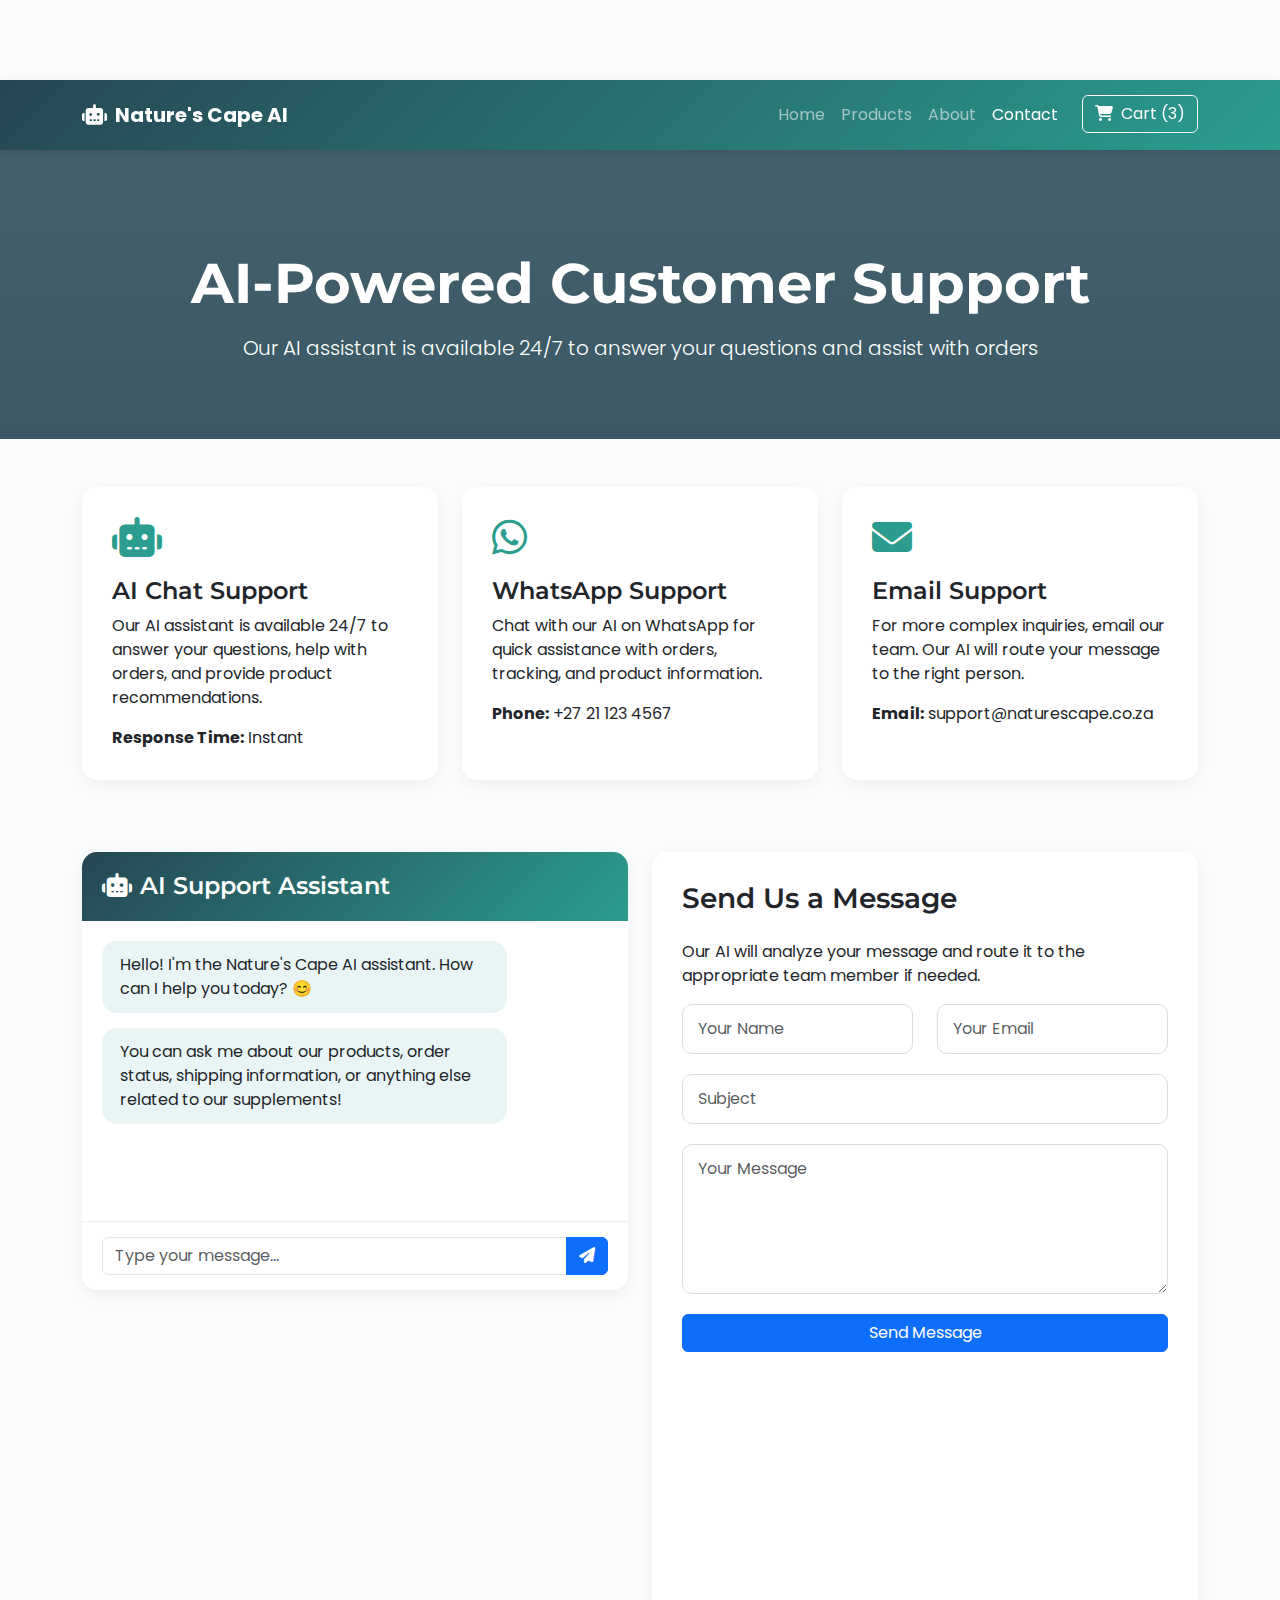
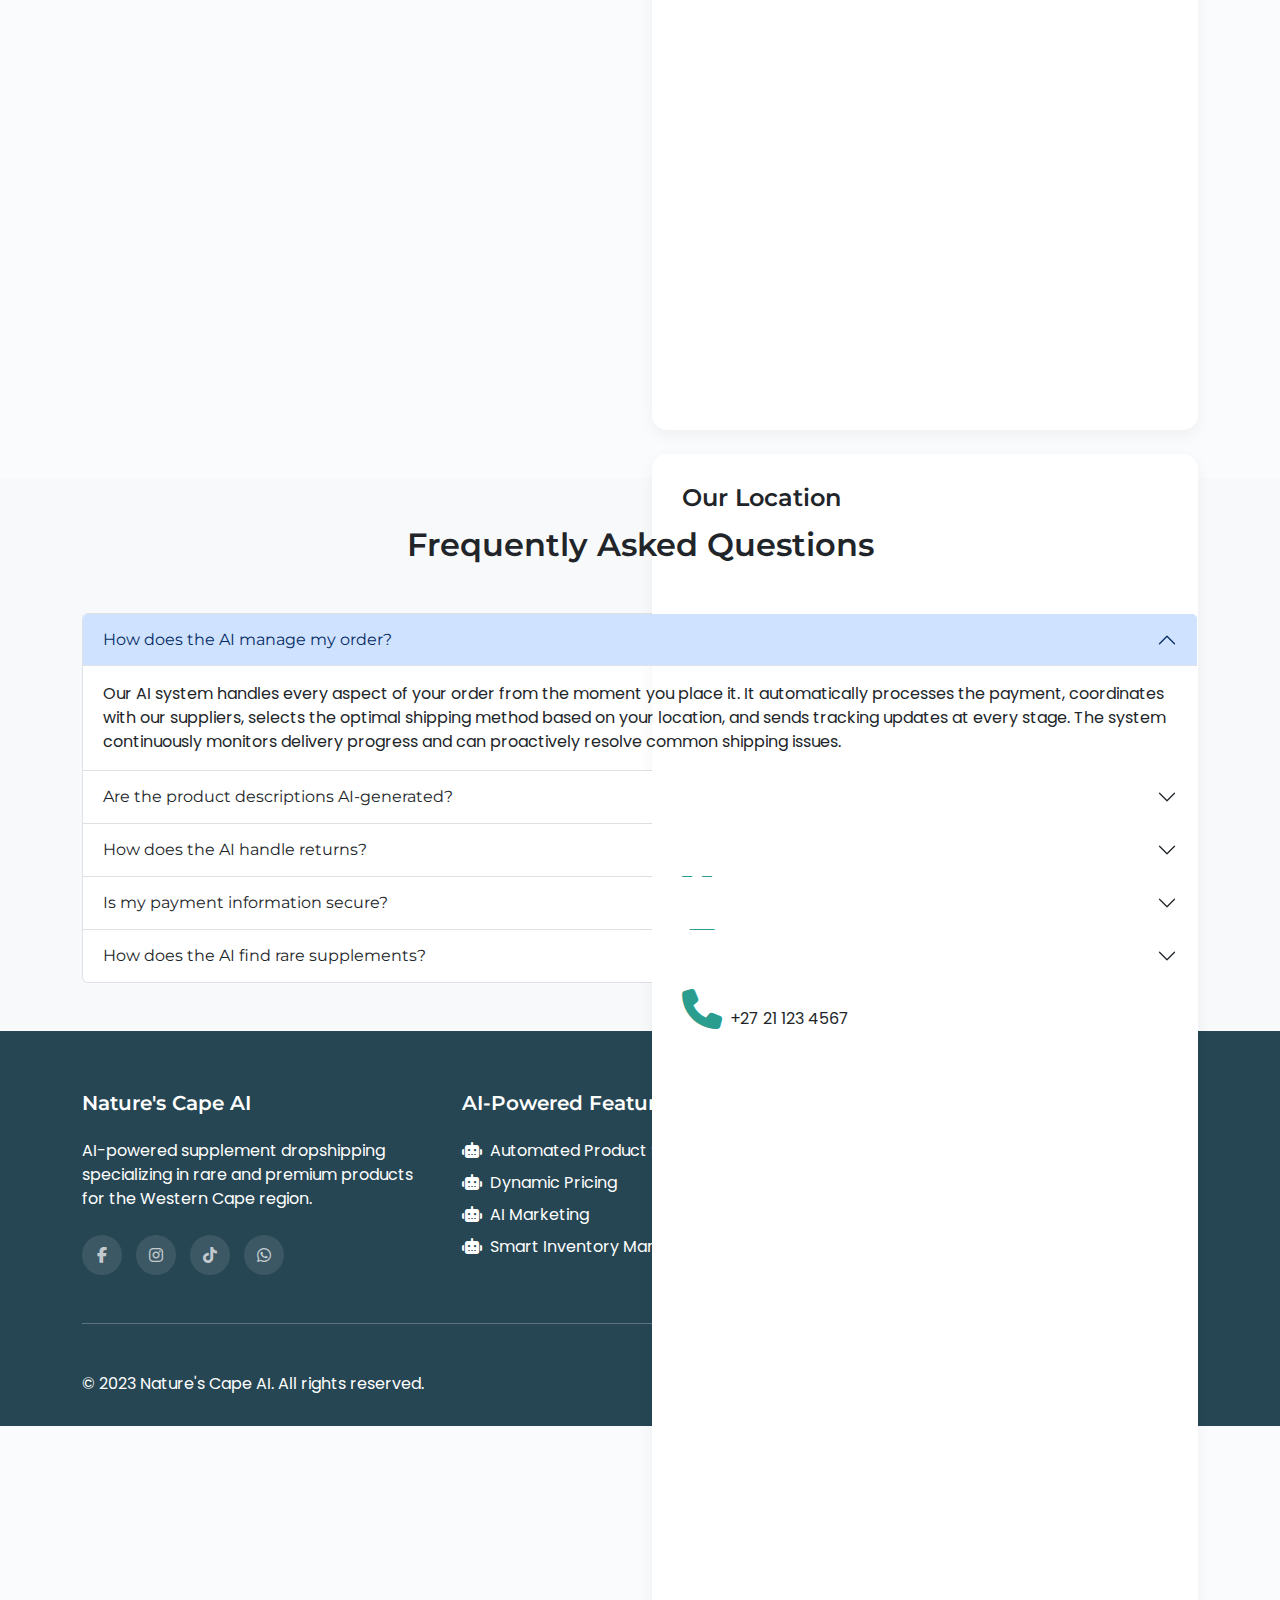
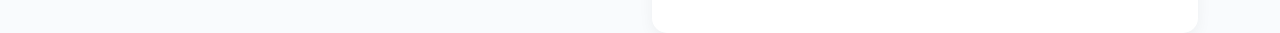
<file: pages/contact.html>
<!DOCTYPE html>
<html lang="en">
<head>
    <meta charset="UTF-8">
    <meta name="viewport" content="width=device-width, initial-scale=1.0">
    <title>Contact Us - Nature's Cape AI</title>
    <link href="https://cdn.jsdelivr.net/npm/bootstrap@5.3.0/dist/css/bootstrap.min.css" rel="stylesheet">
    <link rel="stylesheet" href="https://cdnjs.cloudflare.com/ajax/libs/font-awesome/6.4.0/css/all.min.css">
    <link href="https://fonts.googleapis.com/css2?family=Montserrat:wght@400;500;600;700&family=Poppins:wght@300;400;500&display=swap" rel="stylesheet">
    <style>
        :root {
            --primary: #2a9d8f;
            --secondary: #264653;
            --accent: #e9c46a;
            --light: #f8f9fa;
            --dark: #212529;
        }
        
        body {
            font-family: 'Poppins', sans-serif;
            background-color: #f9fbfd;
            color: var(--dark);
            padding-top: 80px;
        }
        
        h1, h2, h3, h4, h5, h6 {
            font-family: 'Montserrat', sans-serif;
            font-weight: 600;
        }
        
        .navbar {
            background: linear-gradient(135deg, var(--secondary) 0%, var(--primary) 100%);
            box-shadow: 0 4px 12px rgba(0,0,0,0.1);
            padding: 15px 0;
        }
        
        .page-header {
            background: linear-gradient(rgba(38, 70, 83, 0.85), rgba(38, 70, 83, 0.9)), url('https://images.unsplash.com/photo-1557804506-669a67965ba0?ixlib=rb-4.0.3&auto=format&fit=crop&w=1920&q=80');
            background-size: cover;
            background-position: center;
            padding: 100px 0 60px;
            color: white;
            text-align: center;
        }
        
        .contact-card {
            background: white;
            border-radius: 15px;
            padding: 30px;
            box-shadow: 0 5px 15px rgba(0,0,0,0.05);
            height: 100%;
            transition: all 0.3s;
        }
        
        .contact-card:hover {
            transform: translateY(-5px);
            box-shadow: 0 10px 25px rgba(0,0,0,0.1);
        }
        
        .contact-card i {
            font-size: 2.5rem;
            color: var(--primary);
            margin-bottom: 20px;
        }
        
        .ai-chat-container {
            background: white;
            border-radius: 15px;
            overflow: hidden;
            box-shadow: 0 5px 15px rgba(0,0,0,0.05);
        }
        
        .ai-chat-header {
            background: linear-gradient(135deg, var(--secondary) 0%, var(--primary) 100%);
            color: white;
            padding: 20px;
        }
        
        .ai-chat-body {
            padding: 20px;
            height: 300px;
            overflow-y: auto;
        }
        
        .ai-chat-footer {
            padding: 15px 20px;
            border-top: 1px solid #eee;
        }
        
        .ai-message {
            background: rgba(42, 157, 143, 0.1);
            border-radius: 15px;
            padding: 12px 18px;
            margin-bottom: 15px;
            max-width: 80%;
            align-self: flex-start;
        }
        
        .user-message {
            background: rgba(233, 196, 106, 0.2);
            border-radius: 15px;
            padding: 12px 18px;
            margin-bottom: 15px;
            max-width: 80%;
            align-self: flex-end;
        }
        
        .contact-form .form-control {
            border-radius: 10px;
            padding: 12px 15px;
            border: 1px solid #ddd;
            margin-bottom: 20px;
        }
        
        .contact-form .form-control:focus {
            border-color: var(--primary);
            box-shadow: 0 0 0 0.25rem rgba(42, 157, 143, 0.25);
        }
        
        .contact-form textarea.form-control {
            height: 150px;
        }
        
        .map-container {
            border-radius: 15px;
            overflow: hidden;
            height: 300px;
        }
        
        .footer {
            background: var(--secondary);
            color: white;
            padding: 60px 0 30px;
        }
        
        .footer a {
            color: rgba(255,255,255,0.7);
            text-decoration: none;
            transition: all 0.3s;
        }
        
        .footer a:hover {
            color: white;
            text-decoration: underline;
        }
        
        .social-icon {
            display: inline-flex;
            align-items: center;
            justify-content: center;
            width: 40px;
            height: 40px;
            border-radius: 50%;
            background: rgba(255,255,255,0.1);
            color: white;
            margin-right: 10px;
            transition: all 0.3s;
        }
        
        .social-icon:hover {
            background: var(--primary);
            transform: translateY(-3px);
        }
    </style>
</head>
<body>
    <!-- Navigation -->
    <nav class="navbar navbar-expand-lg navbar-dark sticky-top">
        <div class="container">
            <a class="navbar-brand d-flex align-items-center" href="index.html">
                <i class="fas fa-robot me-2"></i>
                <strong>Nature's Cape AI</strong>
            </a>
            <button class="navbar-toggler" type="button" data-bs-toggle="collapse" data-bs-target="#navbarNav">
                <span class="navbar-toggler-icon"></span>
            </button>
            <div class="collapse navbar-collapse" id="navbarNav">
                <ul class="navbar-nav ms-auto">
                    <li class="nav-item">
                        <a class="nav-link" href="index.html">Home</a>
                    </li>
                    <li class="nav-item">
                        <a class="nav-link" href="products.html">Products</a>
                    </li>
                    <li class="nav-item">
                        <a class="nav-link" href="about.html">About</a>
                    </li>
                    <li class="nav-item">
                        <a class="nav-link active" href="contact.html">Contact</a>
                    </li>
                    <li class="nav-item ms-lg-3">
                        <a class="btn btn-outline-light" href="#">
                            <i class="fas fa-shopping-cart me-2"></i>Cart (3)
                        </a>
                    </li>
                </ul>
            </div>
        </div>
    </nav>

    <!-- Page Header -->
    <section class="page-header">
        <div class="container">
            <h1 class="display-4 fw-bold mb-3">AI-Powered Customer Support</h1>
            <p class="lead">Our AI assistant is available 24/7 to answer your questions and assist with orders</p>
        </div>
    </section>

    <!-- Contact Section -->
    <section class="py-5">
        <div class="container">
            <div class="row mb-5">
                <div class="col-md-4 mb-4">
                    <div class="contact-card">
                        <i class="fas fa-robot"></i>
                        <h4>AI Chat Support</h4>
                        <p>Our AI assistant is available 24/7 to answer your questions, help with orders, and provide product recommendations.</p>
                        <p class="mb-0"><strong>Response Time:</strong> Instant</p>
                    </div>
                </div>
                <div class="col-md-4 mb-4">
                    <div class="contact-card">
                        <i class="fab fa-whatsapp"></i>
                        <h4>WhatsApp Support</h4>
                        <p>Chat with our AI on WhatsApp for quick assistance with orders, tracking, and product information.</p>
                        <p class="mb-0"><strong>Phone:</strong> +27 21 123 4567</p>
                    </div>
                </div>
                <div class="col-md-4 mb-4">
                    <div class="contact-card">
                        <i class="fas fa-envelope"></i>
                        <h4>Email Support</h4>
                        <p>For more complex inquiries, email our team. Our AI will route your message to the right person.</p>
                        <p class="mb-0"><strong>Email:</strong> support@naturescape.co.za</p>
                    </div>
                </div>
            </div>
            
            <div class="row">
                <div class="col-lg-6 mb-5 mb-lg-0">
                    <div class="ai-chat-container">
                        <div class="ai-chat-header">
                            <h4 class="mb-0"><i class="fas fa-robot me-2"></i>AI Support Assistant</h4>
                        </div>
                        <div class="ai-chat-body d-flex flex-column" id="chatBody">
                            <div class="ai-message">
                                <p class="mb-0">Hello! I'm the Nature's Cape AI assistant. How can I help you today? 😊</p>
                            </div>
                            <div class="ai-message">
                                <p class="mb-0">You can ask me about our products, order status, shipping information, or anything else related to our supplements!</p>
                            </div>
                        </div>
                        <div class="ai-chat-footer">
                            <div class="input-group">
                                <input type="text" class="form-control" placeholder="Type your message..." id="chatInput">
                                <button class="btn btn-primary" type="button" id="sendMessage">
                                    <i class="fas fa-paper-plane"></i>
                                </button>
                            </div>
                        </div>
                    </div>
                </div>
                
                <div class="col-lg-6">
                    <div class="contact-card">
                        <h3 class="mb-4">Send Us a Message</h3>
                        <p>Our AI will analyze your message and route it to the appropriate team member if needed.</p>
                        
                        <form class="contact-form">
                            <div class="row">
                                <div class="col-md-6">
                                    <input type="text" class="form-control" placeholder="Your Name" required>
                                </div>
                                <div class="col-md-6">
                                    <input type="email" class="form-control" placeholder="Your Email" required>
                                </div>
                            </div>
                            <input type="text" class="form-control" placeholder="Subject">
                            <textarea class="form-control" placeholder="Your Message" required></textarea>
                            <button type="submit" class="btn btn-primary w-100">Send Message</button>
                        </form>
                    </div>
                    
                    <div class="contact-card mt-4">
                        <h4 class="mb-4">Our Location</h4>
                        <div class="map-container mb-4">
                            <iframe src="https://www.google.com/maps/embed?pb=!1m18!1m12!1m3!1d424843.4817095185!2d18.33052850741852!3d-33.91486832550031!2m3!1f0!2f0!3f0!3m2!1i1024!2i768!4f13.1!3m3!1m2!1s0x1dcc500f8826eed7%3A0x687fe1fc2828aa87!2sCape%20Town!5e0!3m2!1sen!2sza!4v1689878901235!5m2!1sen!2sza" width="100%" height="100%" style="border:0;" allowfullscreen="" loading="lazy"></iframe>
                        </div>
                        <p class="mb-1"><i class="fas fa-map-marker-alt me-2"></i>Cape Town, Western Cape, South Africa</p>
                        <p class="mb-1"><i class="fas fa-clock me-2"></i>AI Support: 24/7</p>
                        <p class="mb-0"><i class="fas fa-phone me-2"></i>+27 21 123 4567</p>
                    </div>
                </div>
            </div>
        </div>
    </section>

    <!-- FAQ Section -->
    <section class="py-5 bg-light">
        <div class="container">
            <h2 class="text-center mb-5">Frequently Asked Questions</h2>
            
            <div class="accordion" id="faqAccordion">
                <div class="accordion-item">
                    <h2 class="accordion-header">
                        <button class="accordion-button" type="button" data-bs-toggle="collapse" data-bs-target="#faq1">
                            How does the AI manage my order?
                        </button>
                    </h2>
                    <div id="faq1" class="accordion-collapse collapse show" data-bs-parent="#faqAccordion">
                        <div class="accordion-body">
                            Our AI system handles every aspect of your order from the moment you place it. It automatically processes the payment, coordinates with our suppliers, selects the optimal shipping method based on your location, and sends tracking updates at every stage. The system continuously monitors delivery progress and can proactively resolve common shipping issues.
                        </div>
                    </div>
                </div>
                <div class="accordion-item">
                    <h2 class="accordion-header">
                        <button class="accordion-button collapsed" type="button" data-bs-toggle="collapse" data-bs-target="#faq2">
                            Are the product descriptions AI-generated?
                        </button>
                    </h2>
                    <div id="faq2" class="accordion-collapse collapse" data-bs-parent="#faqAccordion">
                        <div class="accordion-body">
                            Yes, all product descriptions are generated by our AI system. The AI analyzes scientific data, customer reviews, and supplier information to create accurate, compelling descriptions. Our system ensures all claims are compliant with South African regulations while highlighting the unique benefits of each supplement.
                        </div>
                    </div>
                </div>
                <div class="accordion-item">
                    <h2 class="accordion-header">
                        <button class="accordion-button collapsed" type="button" data-bs-toggle="collapse" data-bs-target="#faq3">
                            How does the AI handle returns?
                        </button>
                    </h2>
                    <div id="faq3" class="accordion-collapse collapse" data-bs-parent="#faqAccordion">
                        <div class="accordion-body">
                            Our AI return system automatically processes return requests based on our policy. Simply contact our AI support assistant to initiate a return. The system will guide you through the process, generate a return label if applicable, and process your refund once the item is received. The AI learns from each return to improve product quality and customer satisfaction.
                        </div>
                    </div>
                </div>
                <div class="accordion-item">
                    <h2 class="accordion-header">
                        <button class="accordion-button collapsed" type="button" data-bs-toggle="collapse" data-bs-target="#faq4">
                            Is my payment information secure?
                        </button>
                    </h2>
                    <div id="faq4" class="accordion-collapse collapse" data-bs-parent="#faqAccordion">
                        <div class="accordion-body">
                            Absolutely. Our AI payment system uses bank-level encryption and complies with all PCI DSS security standards. The system automatically processes payments without storing sensitive information on our servers. Additionally, our AI monitors transactions for suspicious activity to prevent fraud while ensuring legitimate transactions proceed smoothly.
                        </div>
                    </div>
                </div>
                <div class="accordion-item">
                    <h2 class="accordion-header">
                        <button class="accordion-button collapsed" type="button" data-bs-toggle="collapse" data-bs-target="#faq5">
                            How does the AI find rare supplements?
                        </button>
                    </h2>
                    <div id="faq5" class="accordion-collapse collapse" data-bs-parent="#faqAccordion">
                        <div class="accordion-body">
                            Our AI continuously scans global suppliers, scientific publications, and market trends to identify rare, high-quality supplements. It analyzes hundreds of data points including ingredient purity, supplier reliability, clinical research, and customer demand. When it identifies a promising supplement at a competitive price, it automatically adds it to our catalog and creates marketing materials.
                        </div>
                    </div>
                </div>
            </div>
        </div>
    </section>

    <!-- Footer -->
    <footer class="footer">
        <div class="container">
            <div class="row">
                <div class="col-lg-4 mb-4 mb-lg-0">
                    <h5 class="mb-4">Nature's Cape AI</h5>
                    <p>AI-powered supplement dropshipping specializing in rare and premium products for the Western Cape region.</p>
                    <div class="mt-4">
                        <a href="#" class="social-icon"><i class="fab fa-facebook-f"></i></a>
                        <a href="#" class="social-icon"><i class="fab fa-instagram"></i></a>
                        <a href="#" class="social-icon"><i class="fab fa-tiktok"></i></a>
                        <a href="#" class="social-icon"><i class="fab fa-whatsapp"></i></a>
                    </div>
                </div>
                
                <div class="col-lg-4 mb-4 mb-lg-0">
                    <h5 class="mb-4">AI-Powered Features</h5>
                    <ul class="list-unstyled">
                        <li class="mb-2"><i class="fas fa-robot me-2"></i>Automated Product Sourcing</li>
                        <li class="mb-2"><i class="fas fa-robot me-2"></i>Dynamic Pricing</li>
                        <li class="mb-2"><i class="fas fa-robot me-2"></i>AI Marketing</li>
                        <li><i class="fas fa-robot me-2"></i>Smart Inventory Management</li>
                    </ul>
                </div>
                
                <div class="col-lg-4">
                    <h5 class="mb-4">Contact Our AI</h5>
                    <ul class="list-unstyled">
                        <li class="mb-2"><i class="fas fa-map-marker-alt me-2"></i>Cape Town, Western Cape</li>
                        <li class="mb-2"><i class="fas fa-envelope me-2"></i>ai-support@naturescape.co.za</li>
                        <li class="mb-2"><i class="fab fa-whatsapp me-2"></i>+27 21 123 4567</li>
                        <li><i class="fas fa-headset me-2"></i>24/7 AI Customer Support</li>
                    </ul>
                </div>
            </div>
            
            <hr class="my-5 bg-light opacity-10">
            
            <div class="row">
                <div class="col-md-6 mb-3 mb-md-0">
                    <p class="mb-0">&copy; 2023 Nature's Cape AI. All rights reserved.</p>
                </div>
                <div class="col-md-6 text-md-end">
                    <p class="mb-0">Powered by AI: Running on our Home Server since 2023</p>
                </div>
            </div>
        </div>
    </footer>

    <script src="https://cdn.jsdelivr.net/npm/bootstrap@5.3.0/dist/js/bootstrap.bundle.min.js"></script>
    <script>
        document.addEventListener('DOMContentLoaded', function() {
            const chatBody = document.getElementById('chatBody');
            const chatInput = document.getElementById('chatInput');
            const sendButton = document.getElementById('sendMessage');
            
            // Predefined AI responses
            const aiResponses = [
                "I'd be happy to help with that! Could you provide more details about your question?",
                "Our AI system handles that automatically. Typically, orders ship within 24 hours.",
                "That's a great question! Our supplements are sourced from trusted suppliers and tested for purity.",
                "I can assist with tracking your order. Please provide your order number.",
                "Based on your interests, I'd recommend trying our Wild Kanna Extract for stress relief.",
                "Returns are handled by our automated system. You can initiate a return through our AI assistant.",
                "All our supplements are shipped from within South Africa, with most orders delivered in 2-3 business days."
            ];
            
            sendButton.addEventListener('click', function() {
                sendMessage();
            });
            
            chatInput.addEventListener('keypress', function(e) {
                if (e.key === 'Enter') {
                    sendMessage();
                }
            });
            
            function sendMessage() {
                const message = chatInput.value.trim();
                if (message) {
                    // Add user message
                    const userMessage = document.createElement('div');
                    userMessage.className = 'user-message';
                    userMessage.innerHTML = `<p class="mb-0">${message}</p>`;
                    chatBody.appendChild(userMessage);
                    
                    // Clear input
                    chatInput.value = '';
                    
                    // Scroll to bottom
                    chatBody.scrollTop = chatBody.scrollHeight;
                    
                    // AI responds after a short delay
                    setTimeout(function() {
                        const randomResponse = aiResponses[Math.floor(Math.random() * aiResponses.length)];
                        
                        const aiMessage = document.createElement('div');
                        aiMessage.className = 'ai-message';
                        aiMessage.innerHTML = `<p class="mb-0">${randomResponse}</p>`;
                        chatBody.appendChild(aiMessage);
                        
                        // Scroll to bottom again
                        chatBody.scrollTop = chatBody.scrollHeight;
                    }, 1000);
                }
            }
        });
    </script>
</body>
</html>
</file>
